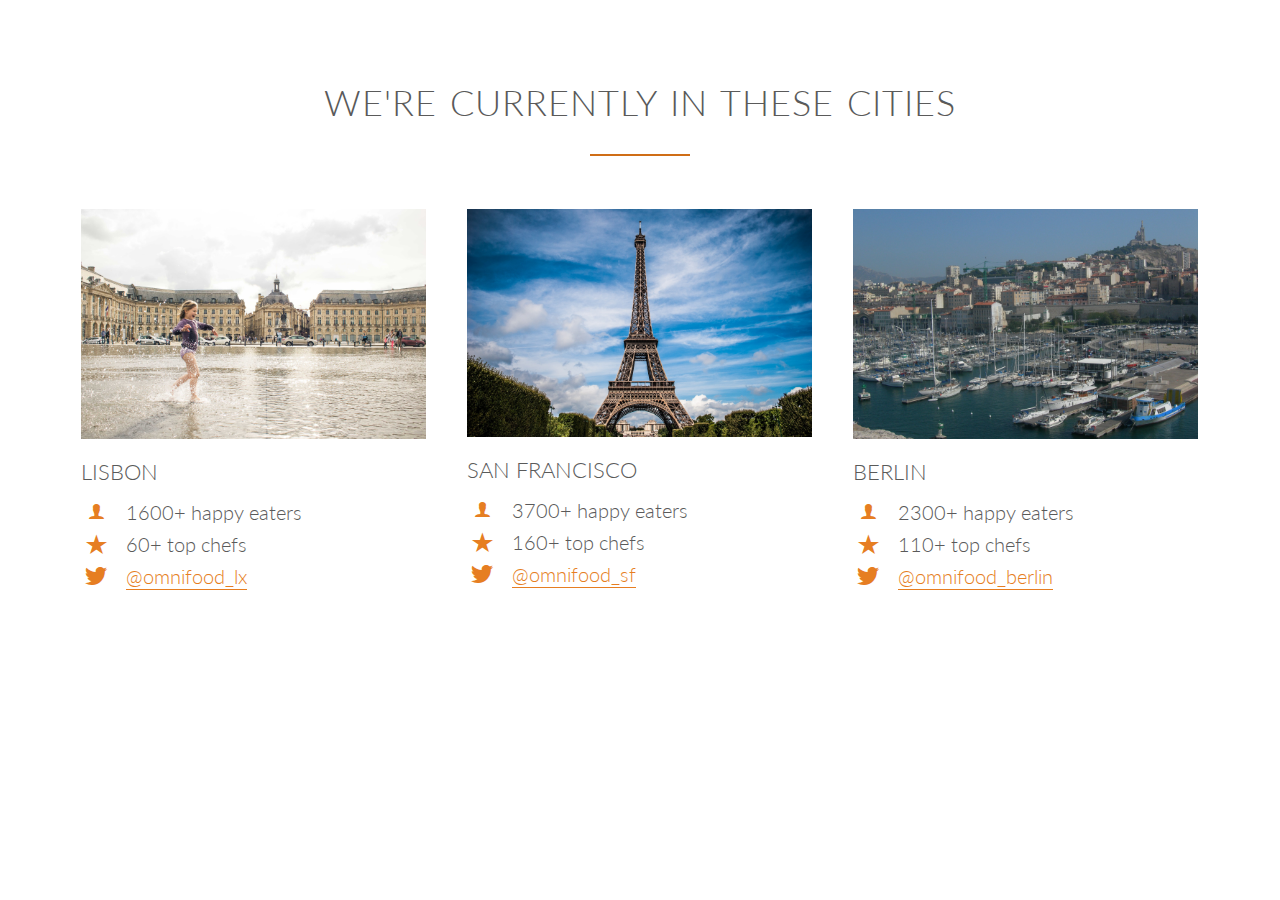
<file: city/index.html>
<!DOCTYPE html>
<html lang="en">
    <head>
        <link rel="stylesheet" type="text/css" href="vendors/css/normalize.css">
        <link rel="stylesheet" type="text/css" href="vendors/css/grid.css">
        <link rel="stylesheet" type="text/css" href="vendors/css/ionicons.min.css">
        <link rel="stylesheet" type="text/css" href="resources/css/style.css">
        <link href='https://fonts.googleapis.com/css?family=Lato:400,300,100,300italic' rel='stylesheet' type='text/css'>
        <title>In The City</title>

    </head>
    <body>
        <header>
            
        </header>

        <section class="section-cities">
            <div class="row">
                <h2>We're currently in these cities</h2>
            </div>
            <div class="row">
                <div class="col span-1-of-3 box">
                    <img src="resources/images/bordeaux.jpg" alt="Bordeaux">
                    <h3>Lisbon</h3>
                    <div class="city-feature">
                        <i class="ion-ios-person icon-small"></i>
                        1600+ happy eaters
                    </div>
                    <div class="city-feature">
                        <i class="ion-ios-star icon-small"></i>
                        60+ top chefs
                    </div>
                    <div class="city-feature">
                        <i class="ion-social-twitter icon-small"></i>
                        <a href="#">@omnifood_lx</a>
                    </div>
                </div>
                <div class="col span-1-of-3 box">
                    <img src="resources/images/paris.jpg" alt="Paris">
                    <h3>San Francisco</h3>
                    <div class="city-feature">
                        <i class="ion-ios-person icon-small"></i>
                        3700+ happy eaters
                    </div>
                    <div class="city-feature">
                        <i class="ion-ios-star icon-small"></i>
                        160+ top chefs
                    </div>
                    <div class="city-feature">
                        <i class="ion-social-twitter icon-small"></i>
                        <a href="#">@omnifood_sf</a>
                    </div>
                </div>
                <div class="col span-1-of-3 box">
                    <img src="resources/images/marseille.jpg" alt="Marseille">
                    <h3>Berlin</h3>
                    <div class="city-feature">
                        <i class="ion-ios-person icon-small"></i>
                        2300+ happy eaters
                    </div>
                    <div class="city-feature">
                        <i class="ion-ios-star icon-small"></i>
                        110+ top chefs
                    </div>
                    <div class="city-feature">
                        <i class="ion-social-twitter icon-small"></i>
                        <a href="#">@omnifood_berlin</a>
                    </div>
                </div>

            </div>

        </section>


    </body>




</html>
</file>
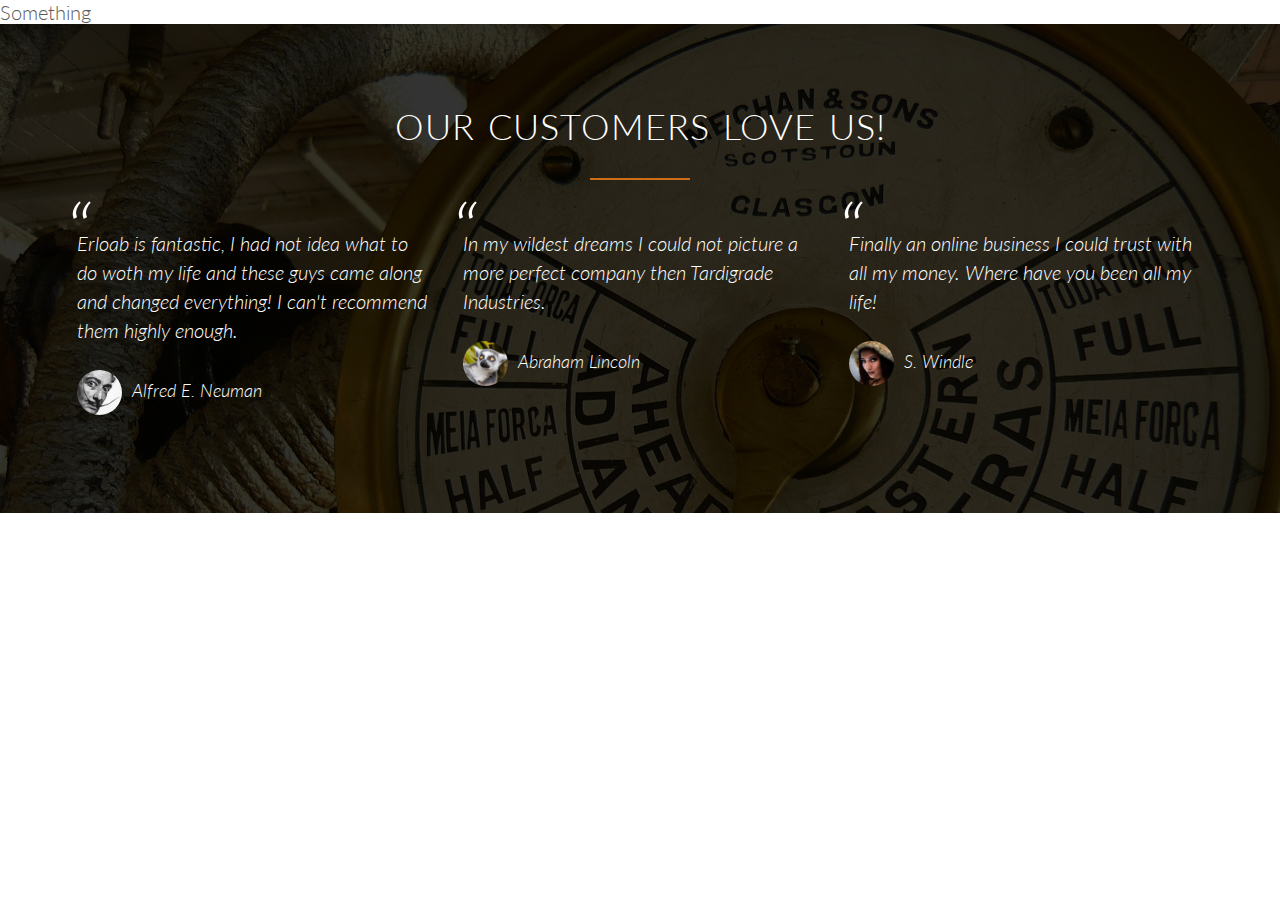
<file: customer/index.html>
<!DOCTYPE html>
<html lang="en">
    <head>
        <link rel="stylesheet" type="text/css" href="vendors/css/normalize.css">
        <link rel="stylesheet" type="text/css" href="vendors/css/grid.css">
        <link rel="stylesheet" type="text/css" href="vendors/css/ionicons.min.css">
        <link rel="stylesheet" type="text/css" href="resources/css/style.css">
        <link href='https://fonts.googleapis.com/css?family=Lato:400,300,100,300italic' rel='stylesheet' type='text/css'>
        <title>Customer Testimonials</title>

    </head>
    <body>
        <header>
            <ul>
                <li>Something</li>
            </ul>
        </header>

        <section class="section-testimonials">
            <div class="row">
                <h2>Our customers love us!</h2>
            </div>
            <div class="row">
                <div class="col span-1-of-3">
                    <blockquote>
                        Erloab is fantastic, I had not idea what to do woth my life and these guys came along and changed everything! I can't recommend them highly enough.
                        <cite><img src="resources/images/customer1.jpg">Alfred E. Neuman</cite>
                    </blockquote>
                </div>
                <div class="col span-1-of-3">
                    <blockquote>
                        In my wildest dreams I could not picture a more perfect company then Tardigrade Industries.
                        <cite><img src="resources/images/customer2.jpg">Abraham Lincoln</cite>
                    </blockquote>
                </div>
                <div class="col span-1-of-3">
                    <blockquote>
                        Finally an online business I could trust with all my money. Where have you been all my life!
                        <cite><img src="resources/images/customer3.jpg">S. Windle</cite>
                    </blockquote>
                </div>
            </div>
        </section>


    </body>




</html>
</file>
<file: city/vendors/css/grid.css>
/*  SECTIONS  ============================================================================= */

.section {
	clear: both;
	padding: 0px;
	margin: 0px;
}

/*  GROUPING  ============================================================================= */

.row {
    zoom: 1; /* For IE 6/7 (trigger hasLayout) */
}

.row:before,
.row:after {
    content:"";
    display:table;
}
.row:after {
    clear:both;
}

/*  GRID COLUMN SETUP   ==================================================================== */

.col {
	display: block;
	float:left;
	margin: 1% 0 1% 1.6%;
}

.col:first-child { margin-left: 0; } /* all browsers except IE6 and lower */


/*  REMOVE MARGINS AS ALL GO FULL WIDTH AT 480 PIXELS */

@media only screen and (max-width: 480px) {
	.col { 
		/*margin: 1% 0 1% 0%;*/
        margin: 0;
	}
}


/*  GRID OF TWO   ============================================================================= */


.span-2-of-2 {
	width: 100%;
}

.span-1-of-2 {
	width: 49.2%;
}

/*  GO FULL WIDTH AT LESS THAN 480 PIXELS */

@media only screen and (max-width: 480px) {
	.span-2-of-2 {
		width: 100%; 
	}
	.span-1-of-2 {
		width: 100%; 
	}
}


/*  GRID OF THREE   ============================================================================= */

	
.span-3-of-3 {
	width: 100%; 
}

.span-2-of-3 {
	width: 66.13%; 
}

.span-1-of-3 {
	width: 32.26%; 
}


/*  GO FULL WIDTH AT LESS THAN 480 PIXELS */

@media only screen and (max-width: 480px) {
	.span-3-of-3 {
		width: 100%; 
	}
	.span-2-of-3 {
		width: 100%; 
	}
	.span-1-of-3 {
		width: 100%;
	}
}

/*  GRID OF FOUR   ============================================================================= */

	
.span-4-of-4 {
	width: 100%; 
}

.span-3-of-4 {
	width: 74.6%; 
}

.span-2-of-4 {
	width: 49.2%; 
}

.span-1-of-4 {
	width: 23.8%; 
}


/*  GO FULL WIDTH AT LESS THAN 480 PIXELS */

@media only screen and (max-width: 480px) {
	.span-4-of-4 {
		width: 100%; 
	}
	.span-3-of-4 {
		width: 100%; 
	}
	.span-2-of-4 {
		width: 100%; 
	}
	.span-1-of-4 {
		width: 100%; 
	}
}


/*  GRID OF FIVE   ============================================================================= */

	
.span-5-of-5 {
	width: 100%;
}

.span-4-of-5 {
  	width: 79.68%; 
}

.span-3-of-5 {
  	width: 59.36%; 
}

.span-2-of-5 {
  	width: 39.04%;
}

.span-1-of-5 {
  	width: 18.72%;
}


/*  GO FULL WIDTH AT LESS THAN 480 PIXELS */

@media only screen and (max-width: 480px) {
	.span-5-of-5 {
		width: 100%; 
	}
	.span-4-of-5 {
		width: 100%; 
	}
	.span-3-of-5 {
		width: 100%; 
	}
	.span-2-of-5 {
		width: 100%; 
	}
	.span-1-of-5 {
		width: 100%; 
	}
}


/*  GRID OF SIX   ============================================================================= */


.span-6-of-6 {
	width: 100%;
}

.span-5-of-6 {
  	width: 83.06%;
}

.span-4-of-6 {
  	width: 66.13%;
}

.span-3-of-6 {
  	width: 49.2%;
}

.span-2-of-6 {
  	width: 32.26%;
}

.span-1-of-6 {
  	width: 15.33%;
}


/*  GO FULL WIDTH AT LESS THAN 480 PIXELS */

@media only screen and (max-width: 480px) {
	.span-6-of-6 {
		width: 100%; 
	}
	.span-5-of-6 {
		width: 100%; 
	}
	.span-4-of-6 {
		width: 100%; 
	}
	.span-3-of-6 {
		width: 100%; 
	}
	.span-2-of-6 {
		width: 100%; 
	}
	.span-1-of-6 {
		width: 100%; 
	}
}



/*  GRID OF SEVEN   ============================================================================= */


.span-7-of-7 {
	width: 100%;
}

.span-6-of-7 {
	width: 85.48%;
}

.span-5-of-7 {
  	width: 70.97%;
}

.span-4-of-7 {
  	width: 56.45%;
}

.span-3-of-7 {
  	width: 41.94%;
}

.span-2-of-7 {
  	width: 27.42%;
}

.span-1-of-7 {
  	width: 12.91%;
}


/*  GO FULL WIDTH AT LESS THAN 480 PIXELS */

@media only screen and (max-width: 480px) {
	.span-7-of-7 {
		width: 100%; 
	}
	.span-6-of-7 {
		width: 100%; 
	}
	.span-5-of-7 {
		width: 100%; 
	}
	.span-4-of-7 {
		width: 100%; 
	}
	.span-3-of-7 {
		width: 100%; 
	}
	.span-2-of-7 {
		width: 100%; 
	}
	.span-1-of-7 {
		width: 100%; 
	}
}


/*  GRID OF EIGHT   ============================================================================= */

	
.span-8-of-8 {
	width: 100%;
}

.span-7-of-8 {
	width: 87.3%; 
}

.span-6-of-8 {
	width: 74.6%; 
}

.span-5-of-8 {
	width: 61.9%; 
}

.span-4-of-8 {
	width: 49.2%; 
}

.span-3-of-8 {
	width: 36.5%;
}

.span-2-of-8 {
	width: 23.8%; 
}

.span-1-of-8 {
	width: 11.1%; 
}


/*  GO FULL WIDTH AT LESS THAN 480 PIXELS */

@media only screen and (max-width: 480px) {
	.span-8-of-8 {
		width: 100%; 
	}
	.span-7-of-8 {
		width: 100%; 
	}
	.span-6-of-8 {
		width: 100%; 
	}
	.span-5-of-8 {
		width: 100%; 
	}
	.span-4-of-8 {
		width: 100%; 
	}
	.span-3-of-8 {
		width: 100%; 
	}
	.span-2-of-8 {
		width: 100%; 
	}
	.span-1-of-8 {
		width: 100%; 
	}
}


/*  GRID OF NINE   ============================================================================= */


.span-9-of-9 {
	width: 100%;
}

.span-8-of-9 {
	width: 88.71%;
}

.span-7-of-9 {
	width: 77.42%; 
}

.span-6-of-9 {
	width: 66.13%; 
}

.span-5-of-9 {
	width: 54.84%; 
}

.span-4-of-9 {
	width: 43.55%; 
}

.span-3-of-9 {
	width: 32.26%;
}

.span-2-of-9 {
	width: 20.97%; 
}

.span-1-of-9 {
	width: 9.68%; 
}


/*  GO FULL WIDTH AT LESS THAN 480 PIXELS */

@media only screen and (max-width: 480px) {
	.span-9-of-9 {
		width: 100%; 
	}
	.span-8-of-9 {
		width: 100%; 
	}
	.span-7-of-9 {
		width: 100%; 
	}
	.span-6-of-9 {
		width: 100%; 
	}
	.span-5-of-9 {
		width: 100%; 
	}
	.span-4-of-9 {
		width: 100%; 
	}
	.span-3-of-9 {
		width: 100%; 
	}
	.span-2-of-9 {
		width: 100%; 
	}
	.span-1-of-9 {
		width: 100%; 
	}
}


/*  GRID OF TEN   ============================================================================= */


.span-10-of-10 {
	width: 100%;
}

.span-9-of-10 {
	width: 89.84%;
}

.span-8-of-10 {
	width: 79.68%;
}

.span-7-of-10 {
	width: 69.52%; 
}

.span-6-of-10 {
	width: 59.36%; 
}

.span-5-of-10 {
	width: 49.2%; 
}

.span-4-of-10 {
	width: 39.04%; 
}

.span-3-of-10 {
	width: 28.88%;
}

.span-2-of-10 {
	width: 18.72%; 
}

.span-1-of-10 {
	width: 8.56%; 
}


/*  GO FULL WIDTH AT LESS THAN 480 PIXELS */

@media only screen and (max-width: 480px) {
	.span-10-of-10 {
		width: 100%; 
	}
	.span-9-of-10 {
		width: 100%; 
	}
	.span-8-of-10 {
		width: 100%; 
	}
	.span-7-of-10 {
		width: 100%; 
	}
	.span-6-of-10 {
		width: 100%; 
	}
	.span-5-of-10 {
		width: 100%; 
	}
	.span-4-of-10 {
		width: 100%; 
	}
	.span-3-of-10 {
		width: 100%; 
	}
	.span-2-of-10 {
		width: 100%; 
	}
	.span-1-of-10 {
		width: 100%; 
	}
}


/*  GRID OF ELEVEN   ============================================================================= */

.span-11-of-11 {
	width: 100%;
}

.span-10-of-11 {
	width: 90.76%;
}

.span-9-of-11 {
	width: 81.52%;
}

.span-8-of-11 {
	width: 72.29%;
}

.span-7-of-11 {
	width: 63.05%; 
}

.span-6-of-11 {
	width: 53.81%; 
}

.span-5-of-11 {
	width: 44.58%; 
}

.span-4-of-11 {
	width: 35.34%; 
}

.span-3-of-11 {
	width: 26.1%;
}

.span-2-of-11 {
	width: 16.87%; 
}

.span-1-of-11 {
	width: 7.63%; 
}


/*  GO FULL WIDTH AT LESS THAN 480 PIXELS */

@media only screen and (max-width: 480px) {
	.span-11-of-11 {
		width: 100%; 
	}
	.span-10-of-11 {
		width: 100%; 
	}
	.span-9-of-11 {
		width: 100%; 
	}
	.span-8-of-11 {
		width: 100%; 
	}
	.span-7-of-11 {
		width: 100%; 
	}
	.span-6-of-11 {
		width: 100%; 
	}
	.span-5-of-11 {
		width: 100%; 
	}
	.span-4-of-11 {
		width: 100%; 
	}
	.span-3-of-11 {
		width: 100%; 
	}
	.span-2-of-11 {
		width: 100%; 
	}
	.span-1-of-11 {
		width: 100%; 
	}
}


/*  GRID OF TWELVE   ============================================================================= */

.span-12-of-12 {
	width: 100%;
}

.span-11-of-12 {
	width: 91.53%;
}

.span-10-of-12 {
	width: 83.06%;
}

.span-9-of-12 {
	width: 74.6%;
}

.span-8-of-12 {
	width: 66.13%;
}

.span-7-of-12 {
	width: 57.66%; 
}

.span-6-of-12 {
	width: 49.2%; 
}

.span-5-of-12 {
	width: 40.73%; 
}

.span-4-of-12 {
	width: 32.26%; 
}

.span-3-of-12 {
	width: 23.8%;
}

.span-2-of-12 {
	width: 15.33%; 
}

.span-1-of-12 {
	width: 6.86%; 
}


/*  GO FULL WIDTH AT LESS THAN 480 PIXELS */

@media only screen and (max-width: 480px) {
	.span-12-of-12 {
		width: 100%; 
	}
	.span-11-of-12 {
		width: 100%; 
	}
	.span-10-of-12 {
		width: 100%; 
	}
	.span-9-of-12 {
		width: 100%; 
	}
	.span-8-of-12 {
		width: 100%; 
	}
	.span-7-of-12 {
		width: 100%; 
	}
	.span-6-of-12 {
		width: 100%; 
	}
	.span-5-of-12 {
		width: 100%; 
	}
	.span-4-of-12 {
		width: 100%; 
	}
	.span-3-of-12 {
		width: 100%; 
	}
	.span-2-of-12 {
		width: 100%; 
	}
	.span-1-of-12 {
		width: 100%; 
	}
}
</file>
<file: city/resources/css/style.css>
/* Hand crafted CSS file by Rob */

/* Top Level ---------------------------------------------- */
* {
    margin: 0;
    padding: 0;
    box-sizing: border-box;
}

html {
    background-color: #fff;
    color: #5a5a5a;
    font-family: 'Lato'; 'Arial', sans-serif;
    font-weight: 300;
    font-size: 20px;
    text-rendering: optimizeLegibility;
}

.clearfix { zoom: 1}
.clearfix:after {
    content: '.';
    clear: both;
    display: block;
    height: 0;
    visibility: hidden;
}

/* Reuse ---------------------------------------------- */
.row {
    max-width: 1140px;
    margin: 0 auto 0 auto;
}

section {
    padding: 80px 0;
}

.box {
    padding: 1%;
}



/* Heading ---------------------------------------------- */
h1, h2, h3 {

    font-weight: 300;
    text-transform: uppercase;
}

h1 {
    margin-top: 0;
    margin-bottom: 20px;
    color: #fff;
    font-size: 240%;
    word-spacing: 4px;
    letter-spacing: 1px;
}

h2 {
    font-size: 180%;
    word-spacing: 2px;
    text-align: center;
    margin-bottom: 30px;
    letter-spacing: 1px;
}

h3 {
    font-size: 110%;
    margin-bottom: 15px;
}

h2:after {
    display: block;
    height: 2px;
    background-color: #cf6d17;
    content: " ";
    width: 100px;
    margin: 0 auto;
    margin-top: 30px;
}

/* Links ---------------------------------------------- */

a:link,
a:visited {
    color: #e67e22;
    text-decoration: none;
    padding-bottom: 1px;
    border-bottom: 1px solid #e67e22;
    -webkit-transition: border-bottom 0.2s, color 0.2s;
    transition: border-bottom 0.2s, color 0.2s;
}

a:hover,
a:active {
    color: #555;
    border-bottom: 1px solid transparent;
}

/* Icons ----------------------------------------------- */
.icon-big {
    font-size: 350%;
    display: block;
    color: #e67e22;
    margin-bottom: 10px;
}

.icon-small {
    display: inline-block;
    width: 30px;
    text-align: center;
    color: #e67e22;
    font-size: 120%;
    margin-right: 10px;

    /*secrets to align text and icons*/
    line-height: 120%;
    vertical-align: middle;
    margin-top: -5px;
}

/* Cities ---------------------------------------------- */


.box img {
    width: 100%;
    height: auto;
    margin-bottom: 15px;
}

.city-feature {
    margin-bottom: 5px;
}
</file>
<file: customer/vendors/css/grid.css>
/*  SECTIONS  ============================================================================= */

.section {
	clear: both;
	padding: 0px;
	margin: 0px;
}

/*  GROUPING  ============================================================================= */

.row {
    zoom: 1; /* For IE 6/7 (trigger hasLayout) */
}

.row:before,
.row:after {
    content:"";
    display:table;
}
.row:after {
    clear:both;
}

/*  GRID COLUMN SETUP   ==================================================================== */

.col {
	display: block;
	float:left;
	margin: 1% 0 1% 1.6%;
}

.col:first-child { margin-left: 0; } /* all browsers except IE6 and lower */


/*  REMOVE MARGINS AS ALL GO FULL WIDTH AT 480 PIXELS */

@media only screen and (max-width: 480px) {
	.col { 
		/*margin: 1% 0 1% 0%;*/
        margin: 0;
	}
}


/*  GRID OF TWO   ============================================================================= */


.span-2-of-2 {
	width: 100%;
}

.span-1-of-2 {
	width: 49.2%;
}

/*  GO FULL WIDTH AT LESS THAN 480 PIXELS */

@media only screen and (max-width: 480px) {
	.span-2-of-2 {
		width: 100%; 
	}
	.span-1-of-2 {
		width: 100%; 
	}
}


/*  GRID OF THREE   ============================================================================= */

	
.span-3-of-3 {
	width: 100%; 
}

.span-2-of-3 {
	width: 66.13%; 
}

.span-1-of-3 {
	width: 32.26%; 
}


/*  GO FULL WIDTH AT LESS THAN 480 PIXELS */

@media only screen and (max-width: 480px) {
	.span-3-of-3 {
		width: 100%; 
	}
	.span-2-of-3 {
		width: 100%; 
	}
	.span-1-of-3 {
		width: 100%;
	}
}

/*  GRID OF FOUR   ============================================================================= */

	
.span-4-of-4 {
	width: 100%; 
}

.span-3-of-4 {
	width: 74.6%; 
}

.span-2-of-4 {
	width: 49.2%; 
}

.span-1-of-4 {
	width: 23.8%; 
}


/*  GO FULL WIDTH AT LESS THAN 480 PIXELS */

@media only screen and (max-width: 480px) {
	.span-4-of-4 {
		width: 100%; 
	}
	.span-3-of-4 {
		width: 100%; 
	}
	.span-2-of-4 {
		width: 100%; 
	}
	.span-1-of-4 {
		width: 100%; 
	}
}


/*  GRID OF FIVE   ============================================================================= */

	
.span-5-of-5 {
	width: 100%;
}

.span-4-of-5 {
  	width: 79.68%; 
}

.span-3-of-5 {
  	width: 59.36%; 
}

.span-2-of-5 {
  	width: 39.04%;
}

.span-1-of-5 {
  	width: 18.72%;
}


/*  GO FULL WIDTH AT LESS THAN 480 PIXELS */

@media only screen and (max-width: 480px) {
	.span-5-of-5 {
		width: 100%; 
	}
	.span-4-of-5 {
		width: 100%; 
	}
	.span-3-of-5 {
		width: 100%; 
	}
	.span-2-of-5 {
		width: 100%; 
	}
	.span-1-of-5 {
		width: 100%; 
	}
}


/*  GRID OF SIX   ============================================================================= */


.span-6-of-6 {
	width: 100%;
}

.span-5-of-6 {
  	width: 83.06%;
}

.span-4-of-6 {
  	width: 66.13%;
}

.span-3-of-6 {
  	width: 49.2%;
}

.span-2-of-6 {
  	width: 32.26%;
}

.span-1-of-6 {
  	width: 15.33%;
}


/*  GO FULL WIDTH AT LESS THAN 480 PIXELS */

@media only screen and (max-width: 480px) {
	.span-6-of-6 {
		width: 100%; 
	}
	.span-5-of-6 {
		width: 100%; 
	}
	.span-4-of-6 {
		width: 100%; 
	}
	.span-3-of-6 {
		width: 100%; 
	}
	.span-2-of-6 {
		width: 100%; 
	}
	.span-1-of-6 {
		width: 100%; 
	}
}



/*  GRID OF SEVEN   ============================================================================= */


.span-7-of-7 {
	width: 100%;
}

.span-6-of-7 {
	width: 85.48%;
}

.span-5-of-7 {
  	width: 70.97%;
}

.span-4-of-7 {
  	width: 56.45%;
}

.span-3-of-7 {
  	width: 41.94%;
}

.span-2-of-7 {
  	width: 27.42%;
}

.span-1-of-7 {
  	width: 12.91%;
}


/*  GO FULL WIDTH AT LESS THAN 480 PIXELS */

@media only screen and (max-width: 480px) {
	.span-7-of-7 {
		width: 100%; 
	}
	.span-6-of-7 {
		width: 100%; 
	}
	.span-5-of-7 {
		width: 100%; 
	}
	.span-4-of-7 {
		width: 100%; 
	}
	.span-3-of-7 {
		width: 100%; 
	}
	.span-2-of-7 {
		width: 100%; 
	}
	.span-1-of-7 {
		width: 100%; 
	}
}


/*  GRID OF EIGHT   ============================================================================= */

	
.span-8-of-8 {
	width: 100%;
}

.span-7-of-8 {
	width: 87.3%; 
}

.span-6-of-8 {
	width: 74.6%; 
}

.span-5-of-8 {
	width: 61.9%; 
}

.span-4-of-8 {
	width: 49.2%; 
}

.span-3-of-8 {
	width: 36.5%;
}

.span-2-of-8 {
	width: 23.8%; 
}

.span-1-of-8 {
	width: 11.1%; 
}


/*  GO FULL WIDTH AT LESS THAN 480 PIXELS */

@media only screen and (max-width: 480px) {
	.span-8-of-8 {
		width: 100%; 
	}
	.span-7-of-8 {
		width: 100%; 
	}
	.span-6-of-8 {
		width: 100%; 
	}
	.span-5-of-8 {
		width: 100%; 
	}
	.span-4-of-8 {
		width: 100%; 
	}
	.span-3-of-8 {
		width: 100%; 
	}
	.span-2-of-8 {
		width: 100%; 
	}
	.span-1-of-8 {
		width: 100%; 
	}
}


/*  GRID OF NINE   ============================================================================= */


.span-9-of-9 {
	width: 100%;
}

.span-8-of-9 {
	width: 88.71%;
}

.span-7-of-9 {
	width: 77.42%; 
}

.span-6-of-9 {
	width: 66.13%; 
}

.span-5-of-9 {
	width: 54.84%; 
}

.span-4-of-9 {
	width: 43.55%; 
}

.span-3-of-9 {
	width: 32.26%;
}

.span-2-of-9 {
	width: 20.97%; 
}

.span-1-of-9 {
	width: 9.68%; 
}


/*  GO FULL WIDTH AT LESS THAN 480 PIXELS */

@media only screen and (max-width: 480px) {
	.span-9-of-9 {
		width: 100%; 
	}
	.span-8-of-9 {
		width: 100%; 
	}
	.span-7-of-9 {
		width: 100%; 
	}
	.span-6-of-9 {
		width: 100%; 
	}
	.span-5-of-9 {
		width: 100%; 
	}
	.span-4-of-9 {
		width: 100%; 
	}
	.span-3-of-9 {
		width: 100%; 
	}
	.span-2-of-9 {
		width: 100%; 
	}
	.span-1-of-9 {
		width: 100%; 
	}
}


/*  GRID OF TEN   ============================================================================= */


.span-10-of-10 {
	width: 100%;
}

.span-9-of-10 {
	width: 89.84%;
}

.span-8-of-10 {
	width: 79.68%;
}

.span-7-of-10 {
	width: 69.52%; 
}

.span-6-of-10 {
	width: 59.36%; 
}

.span-5-of-10 {
	width: 49.2%; 
}

.span-4-of-10 {
	width: 39.04%; 
}

.span-3-of-10 {
	width: 28.88%;
}

.span-2-of-10 {
	width: 18.72%; 
}

.span-1-of-10 {
	width: 8.56%; 
}


/*  GO FULL WIDTH AT LESS THAN 480 PIXELS */

@media only screen and (max-width: 480px) {
	.span-10-of-10 {
		width: 100%; 
	}
	.span-9-of-10 {
		width: 100%; 
	}
	.span-8-of-10 {
		width: 100%; 
	}
	.span-7-of-10 {
		width: 100%; 
	}
	.span-6-of-10 {
		width: 100%; 
	}
	.span-5-of-10 {
		width: 100%; 
	}
	.span-4-of-10 {
		width: 100%; 
	}
	.span-3-of-10 {
		width: 100%; 
	}
	.span-2-of-10 {
		width: 100%; 
	}
	.span-1-of-10 {
		width: 100%; 
	}
}


/*  GRID OF ELEVEN   ============================================================================= */

.span-11-of-11 {
	width: 100%;
}

.span-10-of-11 {
	width: 90.76%;
}

.span-9-of-11 {
	width: 81.52%;
}

.span-8-of-11 {
	width: 72.29%;
}

.span-7-of-11 {
	width: 63.05%; 
}

.span-6-of-11 {
	width: 53.81%; 
}

.span-5-of-11 {
	width: 44.58%; 
}

.span-4-of-11 {
	width: 35.34%; 
}

.span-3-of-11 {
	width: 26.1%;
}

.span-2-of-11 {
	width: 16.87%; 
}

.span-1-of-11 {
	width: 7.63%; 
}


/*  GO FULL WIDTH AT LESS THAN 480 PIXELS */

@media only screen and (max-width: 480px) {
	.span-11-of-11 {
		width: 100%; 
	}
	.span-10-of-11 {
		width: 100%; 
	}
	.span-9-of-11 {
		width: 100%; 
	}
	.span-8-of-11 {
		width: 100%; 
	}
	.span-7-of-11 {
		width: 100%; 
	}
	.span-6-of-11 {
		width: 100%; 
	}
	.span-5-of-11 {
		width: 100%; 
	}
	.span-4-of-11 {
		width: 100%; 
	}
	.span-3-of-11 {
		width: 100%; 
	}
	.span-2-of-11 {
		width: 100%; 
	}
	.span-1-of-11 {
		width: 100%; 
	}
}


/*  GRID OF TWELVE   ============================================================================= */

.span-12-of-12 {
	width: 100%;
}

.span-11-of-12 {
	width: 91.53%;
}

.span-10-of-12 {
	width: 83.06%;
}

.span-9-of-12 {
	width: 74.6%;
}

.span-8-of-12 {
	width: 66.13%;
}

.span-7-of-12 {
	width: 57.66%; 
}

.span-6-of-12 {
	width: 49.2%; 
}

.span-5-of-12 {
	width: 40.73%; 
}

.span-4-of-12 {
	width: 32.26%; 
}

.span-3-of-12 {
	width: 23.8%;
}

.span-2-of-12 {
	width: 15.33%; 
}

.span-1-of-12 {
	width: 6.86%; 
}


/*  GO FULL WIDTH AT LESS THAN 480 PIXELS */

@media only screen and (max-width: 480px) {
	.span-12-of-12 {
		width: 100%; 
	}
	.span-11-of-12 {
		width: 100%; 
	}
	.span-10-of-12 {
		width: 100%; 
	}
	.span-9-of-12 {
		width: 100%; 
	}
	.span-8-of-12 {
		width: 100%; 
	}
	.span-7-of-12 {
		width: 100%; 
	}
	.span-6-of-12 {
		width: 100%; 
	}
	.span-5-of-12 {
		width: 100%; 
	}
	.span-4-of-12 {
		width: 100%; 
	}
	.span-3-of-12 {
		width: 100%; 
	}
	.span-2-of-12 {
		width: 100%; 
	}
	.span-1-of-12 {
		width: 100%; 
	}
}
</file>
<file: customer/resources/css/style.css>
/* Hand crafted CSS file by Rob */

/* Top Level ---------------------------------------------- */
* { 
    margin: 0;
    padding: 0;
    box-sizing: border-box;
}

html {
    background-color: #fff;
    color: #5a5a5a;
    font-family: 'Lato'; 'Arial', sans-serif;
    font-weight: 300;
    font-size: 20px;
    text-rendering: optimizeLegibility;
}

.clearfix { zoom: 1}
.clearfix:after {
    content: '.';
    clear: both;
    display: block;
    height: 0;
    visibility: hidden;
}

/* Reuse ---------------------------------------------- */
.row { 
    max-width: 1140px; 
    margin: 0 auto 0 auto;
}

section {
    padding: 80px 0;
}

.box {
    padding: 1%;
}



/* Heading ---------------------------------------------- */
h1, h2, h3 { 

    font-weight: 300;
    text-transform: uppercase;
}

h1 {
    margin-top: 0;
    margin-bottom: 20px;
    color: #fff;
    font-size: 240%;
    word-spacing: 4px;    
    letter-spacing: 1px;
}

h2 {
    font-size: 180%;
    word-spacing: 2px;
    text-align: center;
    margin-bottom: 30px;
    letter-spacing: 1px;
}

h3 {
    font-size: 110%;
    margin-bottom: 15px;
}

h2:after {
    display: block;
    height: 2px;
    background-color: #cf6d17;
    content: " ";
    width: 100px;
    margin: 0 auto;
    margin-top: 30px;
}


/* Testimonials ---------------------------------------------- */

.section-testimonials {
    background-image: linear-gradient(rgba(0, 0, 0, 0.8), rgba(0, 0, 0, 0.8)), url(images/background1.jpg);
    background-size: cover;
    color: #fff;
    background-attachment: fixed;
}

blockquote {
    padding: 2%;
    font-style: italic;
    line-height: 145%;
    position: relative;   /* SO we can set absolute in child. */
    top-margin: 40px;
}

blockquote:before {
    content: "\201C";
    font-size: 400%;
    display: block;
    position: absolute;
    top: -5px;
    left: -5px;
}

cite {
    font-size: 90%;
    margin-top: 25px;
    display: block;
}

cite img {
    height: 45px;
    border-radius: 50%;
    margin-right: 10px;
    vertical-align: middle;
}
</file>
